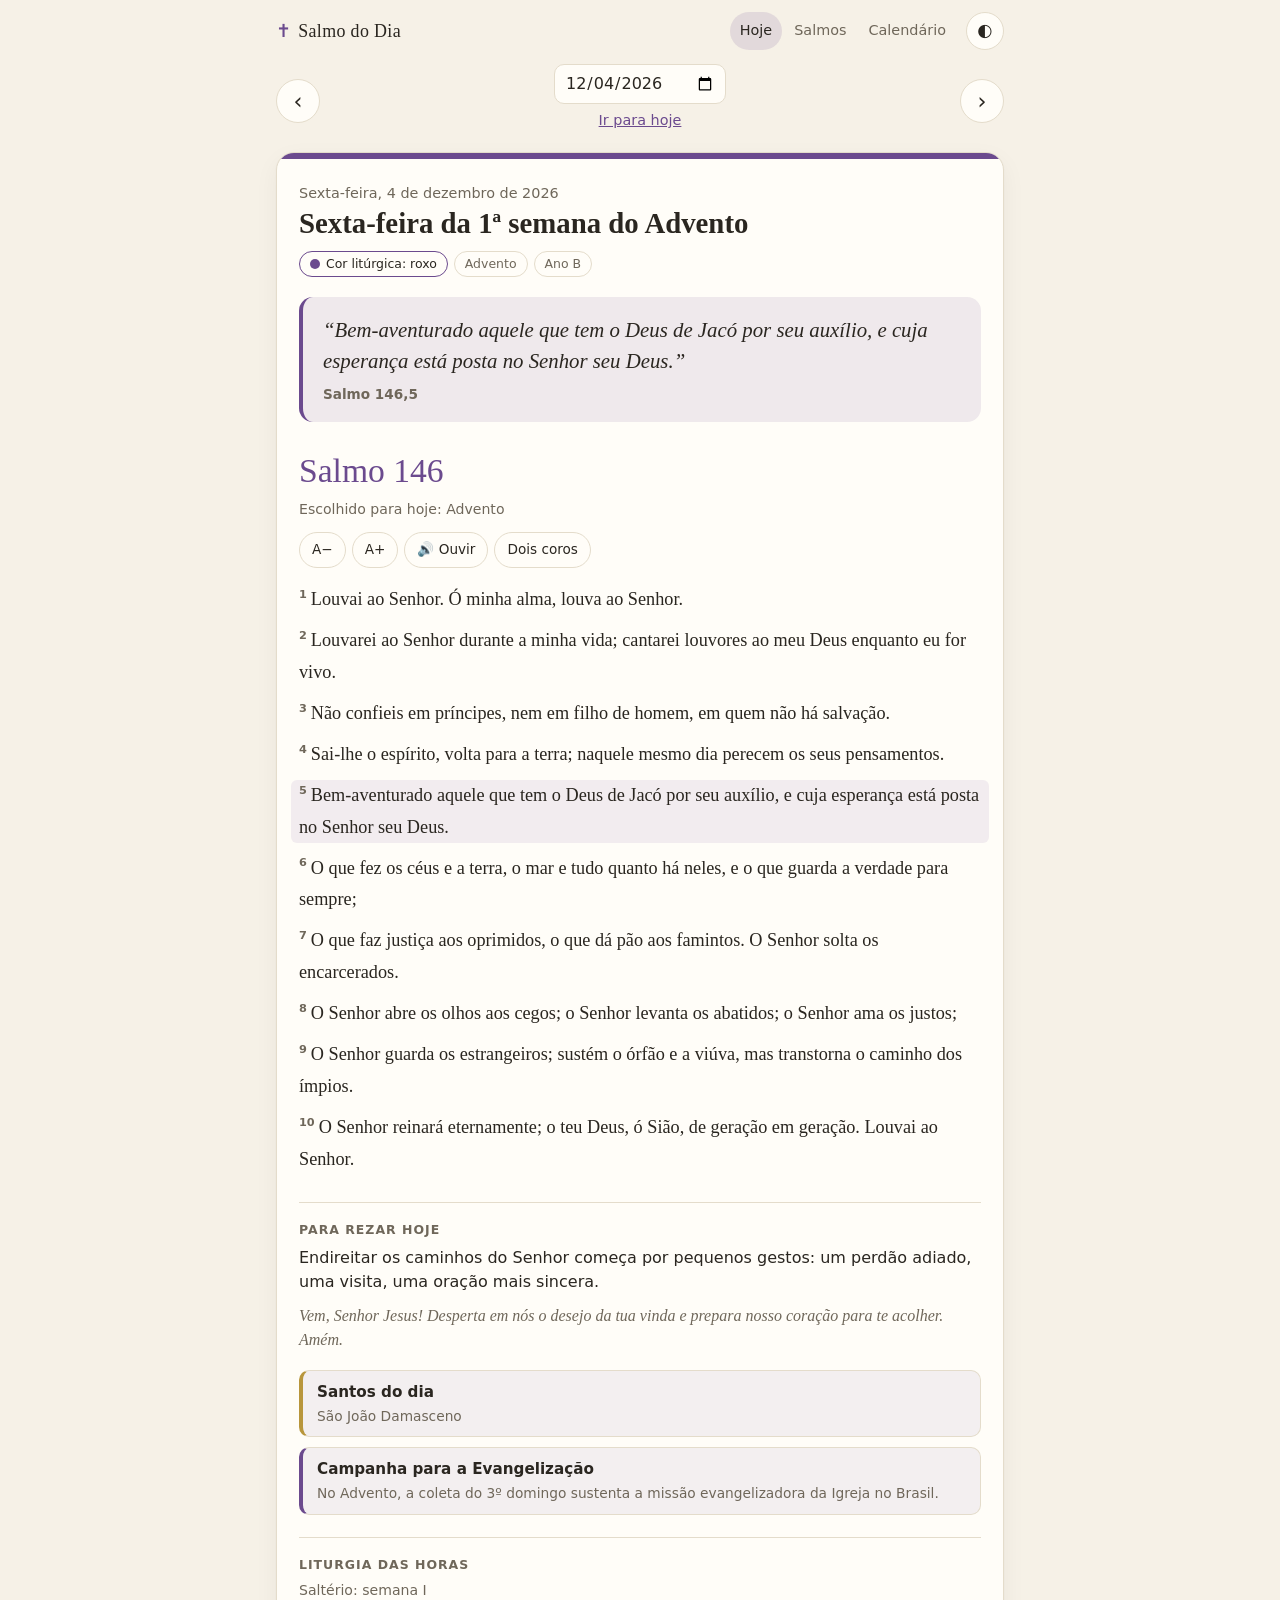
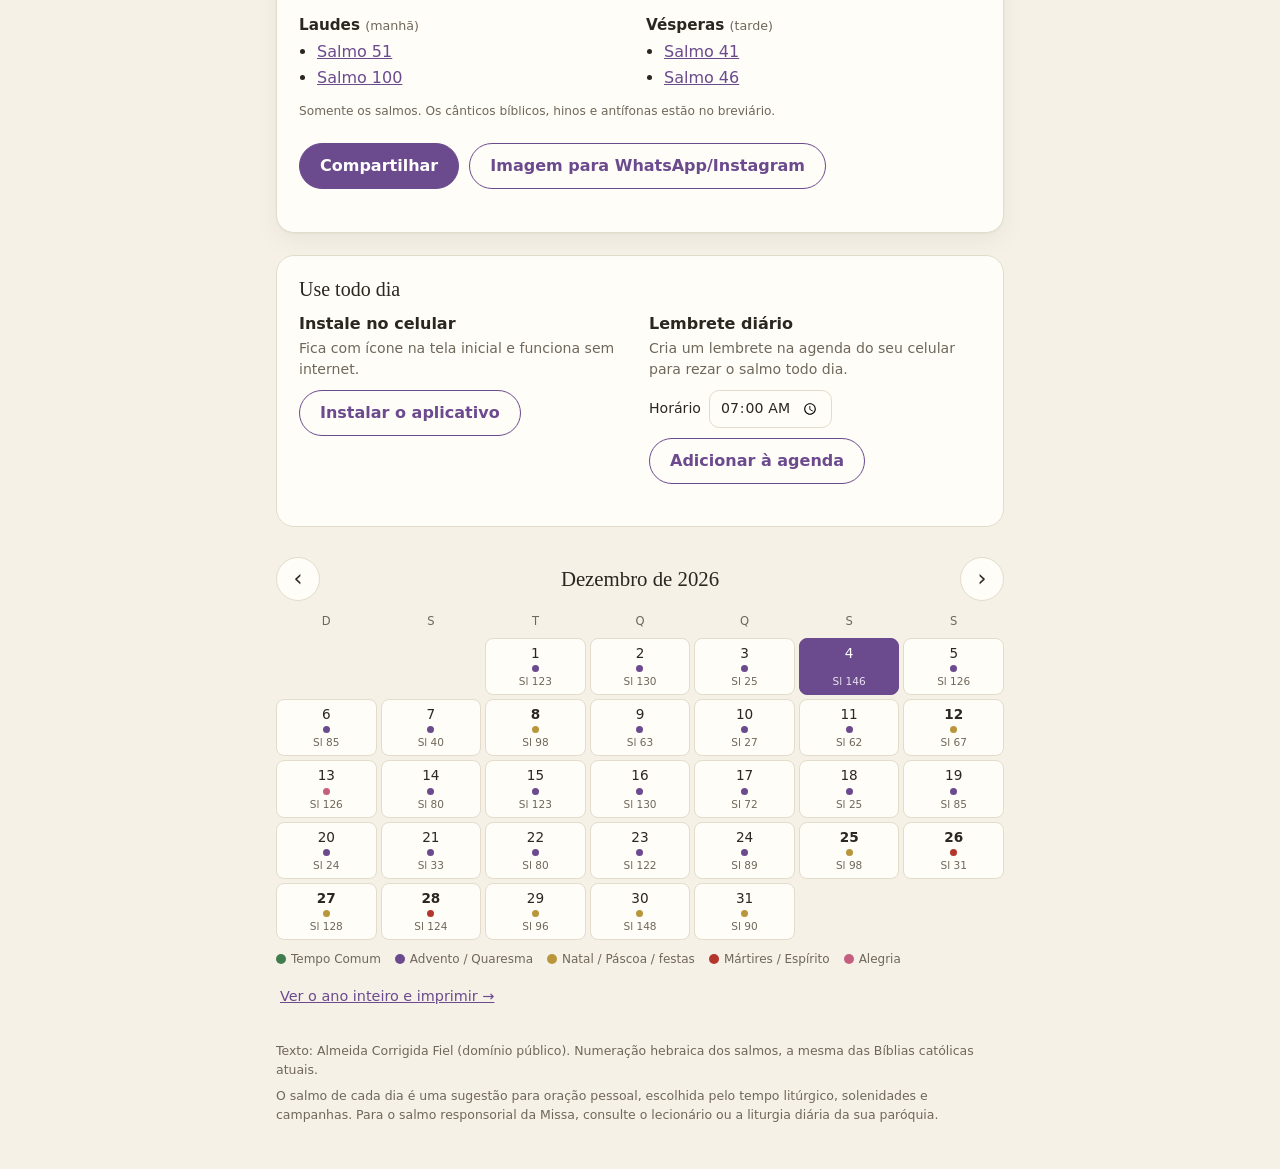
<file: index.html>
<!doctype html>
<html lang="pt-BR">
<head>
  <meta charset="utf-8">
  <meta name="viewport" content="width=device-width, initial-scale=1, viewport-fit=cover">
  <title>Salmo do Dia</title>
  <meta name="description" content="Um salmo por dia, acompanhando o calendário litúrgico e as campanhas da Igreja Católica no Brasil.">
  <meta name="theme-color" content="#f6f1e7" media="(prefers-color-scheme: light)">
  <meta name="theme-color" content="#16140f" media="(prefers-color-scheme: dark)">
  <link rel="manifest" href="manifest.webmanifest">
  <link rel="icon" href="icons/icone.svg" type="image/svg+xml">
  <link rel="apple-touch-icon" href="icons/icone-180.png">
  <meta name="apple-mobile-web-app-capable" content="yes">
  <meta name="apple-mobile-web-app-title" content="Salmo do Dia">
  <meta property="og:title" content="Salmo do Dia">
  <meta property="og:description" content="Um salmo por dia, no ritmo do ano litúrgico.">
  <meta property="og:image" content="icons/icone-512.png">
  <link rel="stylesheet" href="css/style.css">
</head>
<body data-pagina="hoje">
  <header class="topo">
    <a class="marca" href="./"><span class="cruz" aria-hidden="true">✝</span><span class="txt"> Salmo do Dia</span></a>
    <nav class="menu" aria-label="Páginas">
      <a href="./" data-pagina="hoje">Hoje</a>
      <a href="salmos.html" data-pagina="salmos">Salmos</a>
      <a href="calendario.html" data-pagina="calendario">Calendário</a>
    </nav>
    <button id="btnTema" class="icone pequeno" type="button" aria-label="Alternar tema claro/escuro" title="Alternar tema">◐</button>
  </header>

  <main>
    <nav class="navegacao" aria-label="Navegar entre os dias">
      <button id="ant" class="icone" type="button" aria-label="Dia anterior">‹</button>
      <div class="data-bloco">
        <input id="seletor" type="date" aria-label="Escolher data">
        <button id="hoje" type="button" class="link">Ir para hoje</button>
      </div>
      <button id="prox" class="icone" type="button" aria-label="Próximo dia">›</button>
    </nav>

    <article id="cartao" class="cartao" aria-live="polite">
      <div class="faixa" aria-hidden="true"></div>
      <p id="dataExtenso" class="data-extenso"></p>
      <h1 id="titulo" class="titulo"></h1>
      <p class="meta">
        <span id="cor" class="pilula"><i class="ponto"></i><span></span></span>
        <span id="estacao" class="pilula neutra"></span>
        <span id="ano" class="pilula neutra"></span>
      </p>

      <blockquote id="destaque" class="destaque">
        <p id="destaqueTexto"></p>
        <cite id="destaqueRef"></cite>
      </blockquote>

      <section class="salmo" aria-labelledby="numSalmo">
        <div class="salmo-cab">
          <div>
            <h2 id="numSalmo" class="num-salmo"></h2>
            <p id="porque" class="porque"></p>
          </div>
        </div>
        <div class="ferramentas" role="toolbar" aria-label="Leitura">
          <button id="menorLetra" type="button" class="chip" aria-label="Diminuir letra">A−</button>
          <button id="maiorLetra" type="button" class="chip" aria-label="Aumentar letra">A+</button>
          <button id="ouvir" type="button" class="chip" aria-pressed="false">🔊 Ouvir</button>
          <button id="coros" type="button" class="chip" aria-pressed="false" title="Versículos alternados para rezar em grupo">Dois coros</button>
        </div>
        <div id="versos" class="versos"></div>
        <button id="expandir" type="button" class="link" hidden>Ler salmo completo</button>
      </section>

      <section class="reflexao" aria-labelledby="refTit">
        <h3 id="refTit">Para rezar hoje</h3>
        <p id="reflexao"></p>
        <p id="oracao" class="oracao"></p>
      </section>

      <section id="campanhas" class="campanhas" aria-label="Campanhas e celebrações"></section>

      <section id="horas" class="horas" aria-labelledby="horasTit">
        <h3 id="horasTit">Liturgia das Horas</h3>
        <p id="horasSemana" class="porque"></p>
        <div class="horas-grade">
          <div><h4>Laudes <small>(manhã)</small></h4><ul id="laudes"></ul></div>
          <div><h4 id="vespTit">Vésperas <small>(tarde)</small></h4><ul id="vesperas"></ul></div>
        </div>
        <p class="nota">Somente os salmos. Os cânticos bíblicos, hinos e antífonas estão no breviário.</p>
      </section>

      <div class="acoes">
        <button id="compartilhar" type="button" class="botao">Compartilhar</button>
        <button id="imagem" type="button" class="botao secundario">Imagem para WhatsApp/Instagram</button>
      </div>
      <p id="aviso" class="aviso" role="status"></p>
    </article>

    <section class="painel" aria-labelledby="appTit">
      <h2 id="appTit">Use todo dia</h2>
      <div class="painel-grade">
        <div>
          <h3>Instale no celular</h3>
          <p>Fica com ícone na tela inicial e funciona sem internet.</p>
          <button id="instalar" type="button" class="botao secundario">Instalar o aplicativo</button>
          <p id="instalarAviso" class="aviso"></p>
        </div>
        <div>
          <h3>Lembrete diário</h3>
          <p>Cria um lembrete na agenda do seu celular para rezar o salmo todo dia.</p>
          <label class="campo">Horário <input id="horaLembrete" type="time" value="07:00"></label>
          <button id="lembrete" type="button" class="botao secundario">Adicionar à agenda</button>
          <p id="lembreteAviso" class="aviso"></p>
        </div>
      </div>
    </section>

    <section class="mes" aria-labelledby="mesTitulo">
      <div class="mes-cab">
        <button id="mesAnt" class="icone" type="button" aria-label="Mês anterior">‹</button>
        <h2 id="mesTitulo"></h2>
        <button id="mesProx" class="icone" type="button" aria-label="Próximo mês">›</button>
      </div>
      <div id="grade" class="grade"></div>
      <p class="legenda">
        <span><i class="ponto c-verde"></i>Tempo Comum</span>
        <span><i class="ponto c-roxo"></i>Advento / Quaresma</span>
        <span><i class="ponto c-branco"></i>Natal / Páscoa / festas</span>
        <span><i class="ponto c-vermelho"></i>Mártires / Espírito</span>
        <span><i class="ponto c-rosa"></i>Alegria</span>
      </p>
      <p><a class="link" href="calendario.html">Ver o ano inteiro e imprimir →</a></p>
    </section>
  </main>

  <footer class="rodape">
    <p>Texto: <span id="traducao"></span>. Numeração hebraica dos salmos, a mesma das Bíblias católicas atuais.</p>
    <p>O salmo de cada dia é uma sugestão para oração pessoal, escolhida pelo tempo litúrgico, solenidades e campanhas.
      Para o salmo responsorial da Missa, consulte o lecionário ou a liturgia diária da sua paróquia.</p>
  </footer>

  <script src="js/salmos.js"></script>
  <script src="js/paroquia.js"></script>
  <script src="js/liturgia.js"></script>
  <script src="js/conteudo.js"></script>
  <script src="js/comum.js"></script>
  <script src="js/cartao.js"></script>
  <script src="js/app.js"></script>
</body>
</html>
</file>
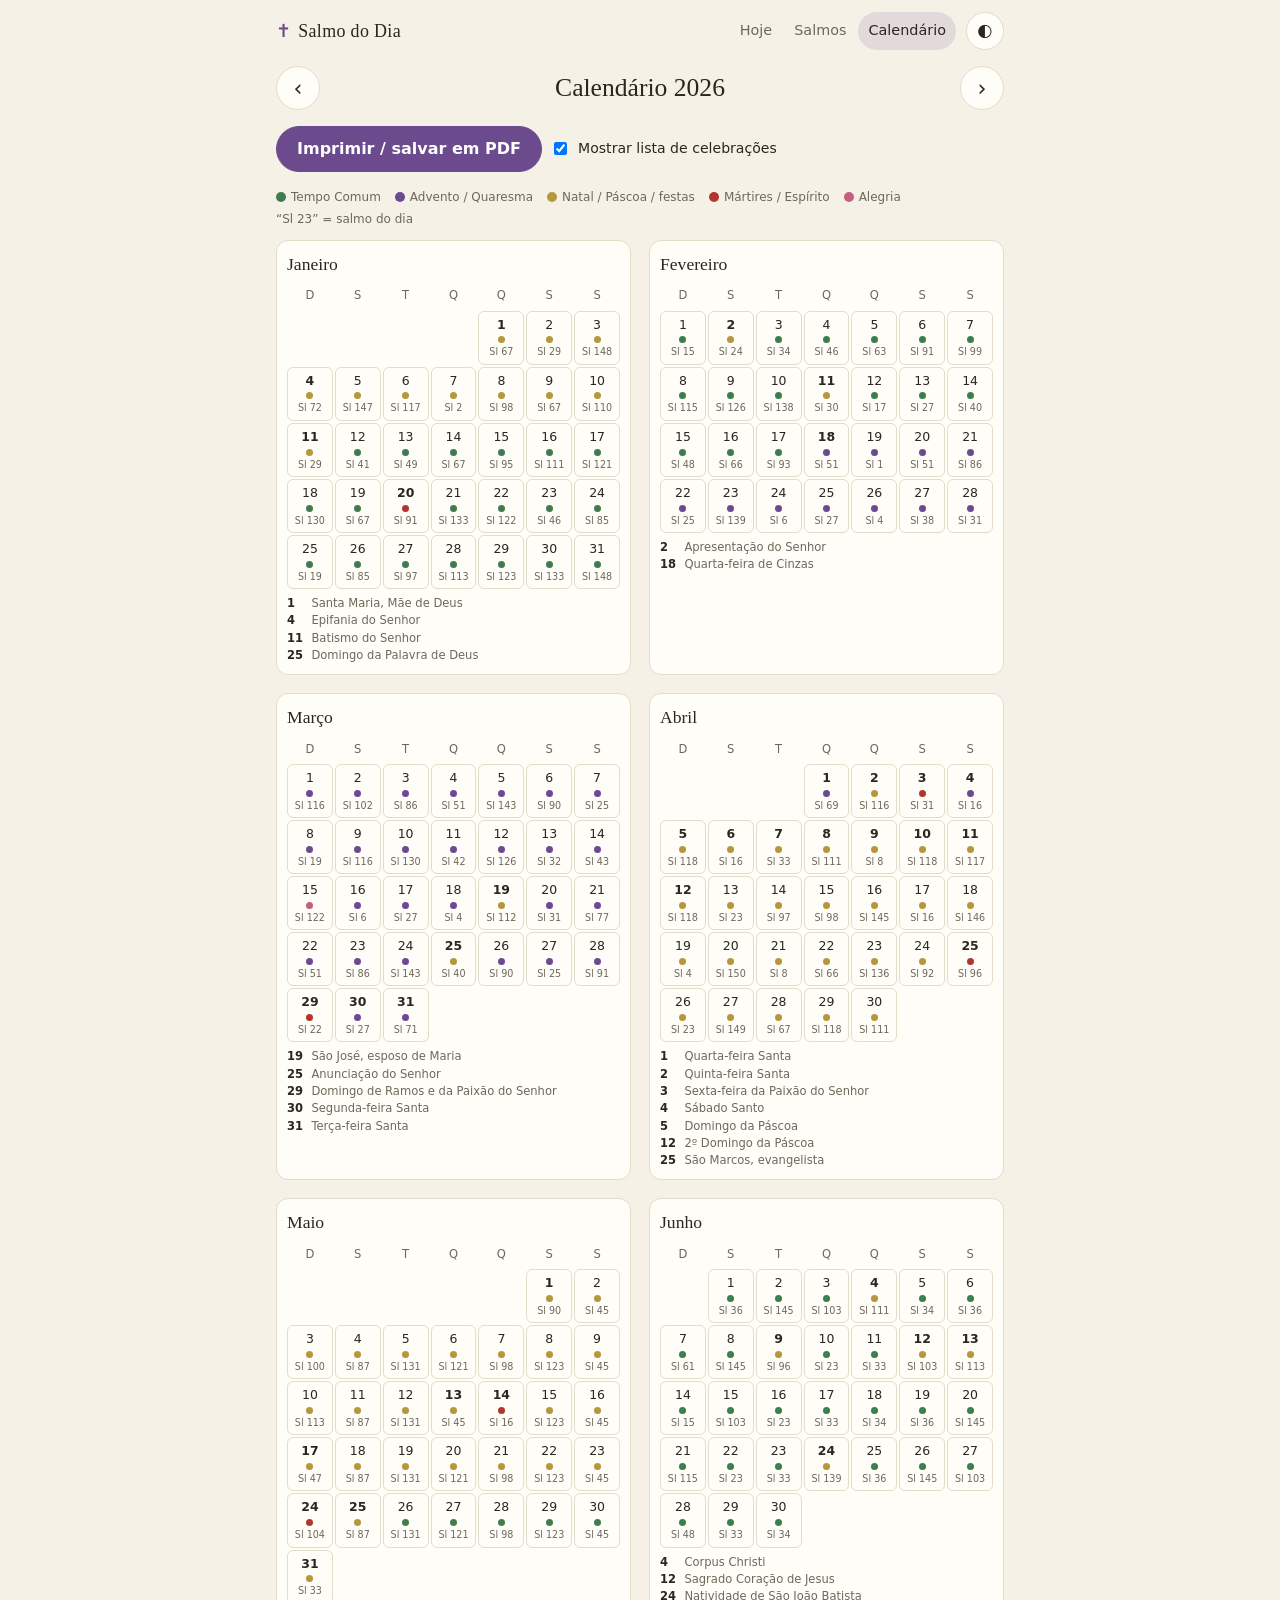
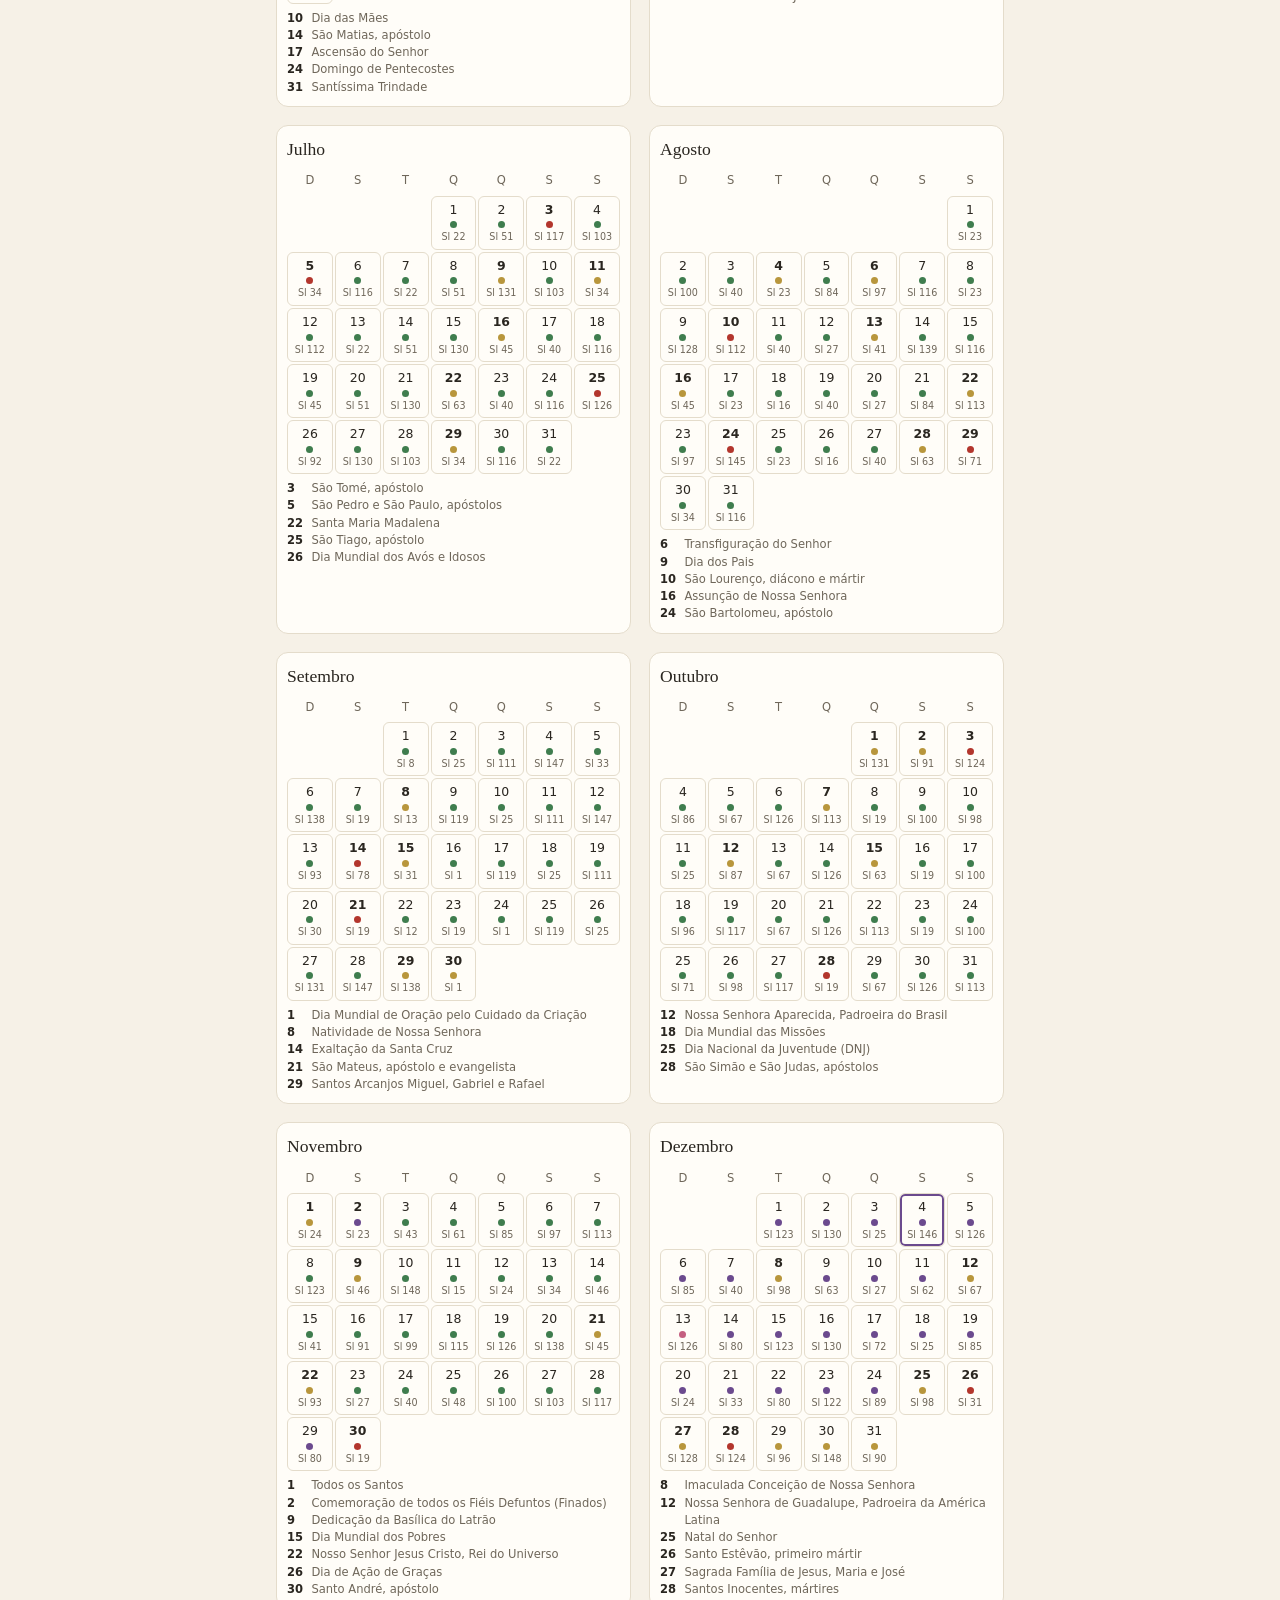
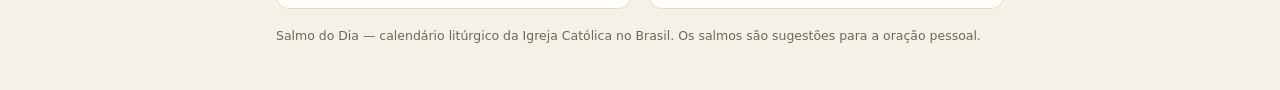
<file: calendario.html>
<!doctype html>
<html lang="pt-BR">
<head>
  <meta charset="utf-8">
  <meta name="viewport" content="width=device-width, initial-scale=1, viewport-fit=cover">
  <meta name="theme-color" content="#f6f1e7" media="(prefers-color-scheme: light)">
  <meta name="theme-color" content="#16140f" media="(prefers-color-scheme: dark)">
  <link rel="manifest" href="manifest.webmanifest">
  <link rel="icon" href="icons/icone.svg" type="image/svg+xml">
  <link rel="apple-touch-icon" href="icons/icone-180.png">
  <link rel="stylesheet" href="css/style.css">
  <title>Calendário Anual</title>
  <meta name="description" content="Calendário anual com o salmo de cada dia, as cores litúrgicas e as principais celebrações.">
</head>
<body data-pagina="calendario">
  <header class="topo">
    <a class="marca" href="./"><span class="cruz" aria-hidden="true">✝</span><span class="txt"> Salmo do Dia</span></a>
    <nav class="menu" aria-label="Páginas">
      <a href="./" data-pagina="hoje">Hoje</a>
      <a href="salmos.html" data-pagina="salmos">Salmos</a>
      <a href="calendario.html" data-pagina="calendario">Calendário</a>
    </nav>
    <button id="btnTema" class="icone pequeno" type="button" aria-label="Alternar tema claro/escuro" title="Alternar tema">◐</button>
  </header>

  <main>
    <div class="ano-cab">
      <button id="anoAnt" class="icone nao-imprimir" type="button" aria-label="Ano anterior">‹</button>
      <h1 id="anoTitulo"></h1>
      <button id="anoProx" class="icone nao-imprimir" type="button" aria-label="Próximo ano">›</button>
    </div>
    <p class="nao-imprimir" style="display:flex;gap:8px;flex-wrap:wrap;align-items:center">
      <button id="imprimir" type="button" class="botao">Imprimir / salvar em PDF</button>
      <label class="campo" style="margin:0"><input id="comFestas" type="checkbox" checked> Mostrar lista de celebrações</label>
    </p>
    <p class="legenda">
      <span><i class="ponto c-verde"></i>Tempo Comum</span>
      <span><i class="ponto c-roxo"></i>Advento / Quaresma</span>
      <span><i class="ponto c-branco"></i>Natal / Páscoa / festas</span>
      <span><i class="ponto c-vermelho"></i>Mártires / Espírito</span>
      <span><i class="ponto c-rosa"></i>Alegria</span>
      <span>“Sl 23” = salmo do dia</span>
    </p>
    <div id="anoGrade" class="ano-grade" style="margin-top:12px"></div>
  </main>

  <footer class="rodape">
    <p>Salmo do Dia — calendário litúrgico da Igreja Católica no Brasil. Os salmos são sugestões para a oração pessoal.</p>
  </footer>

  <script src="js/salmos.js"></script>
  <script src="js/paroquia.js"></script>
  <script src="js/liturgia.js"></script>
  <script src="js/comum.js"></script>
  <script src="js/calendario.js"></script>
</body>
</html>
</file>
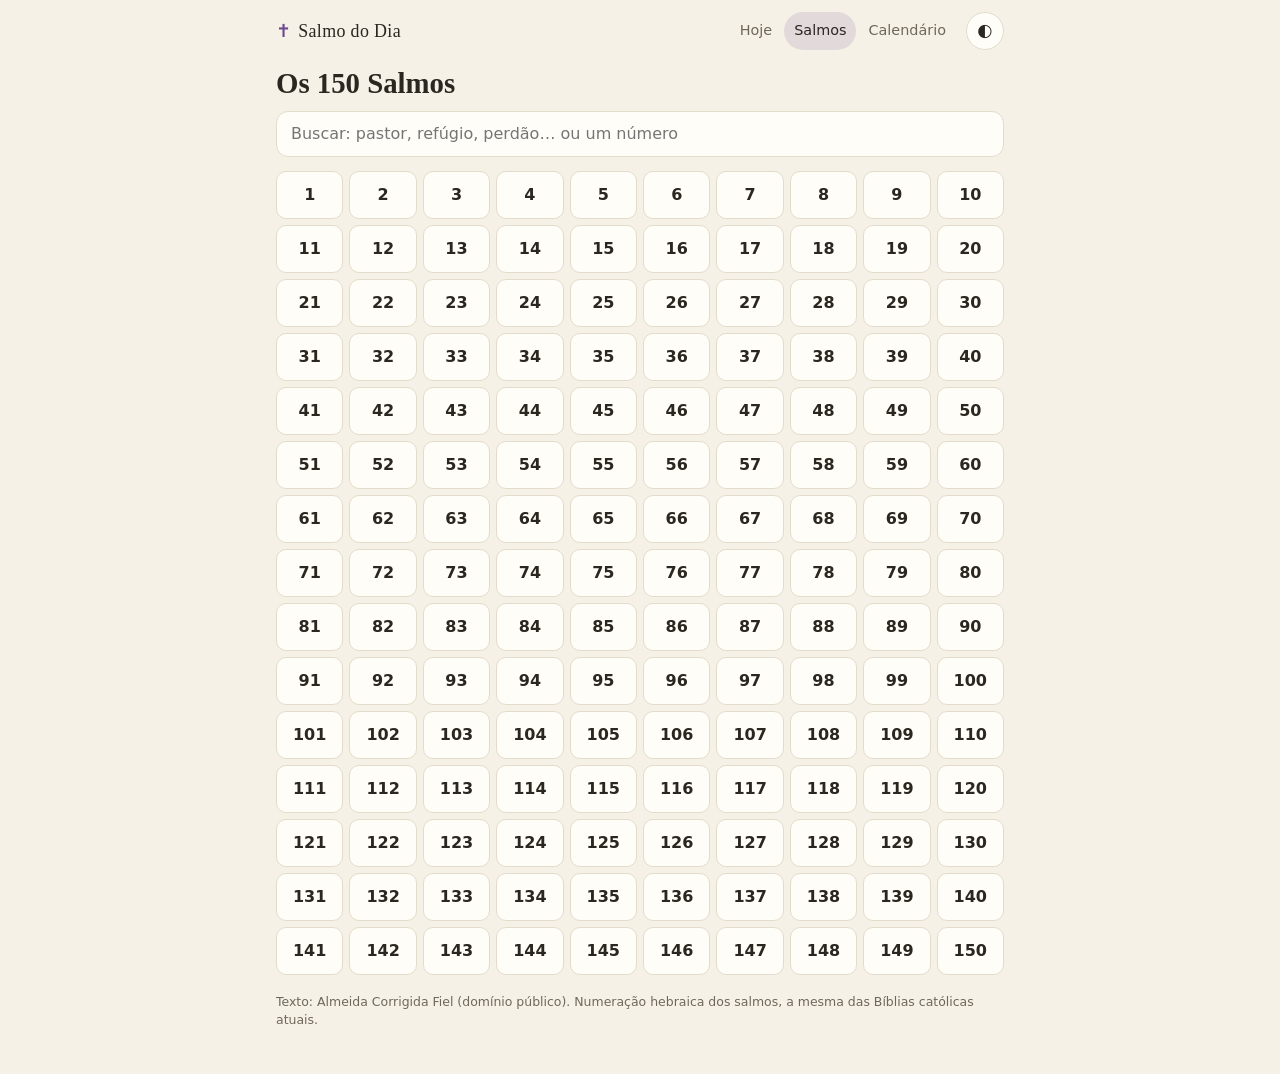
<file: salmos.html>
<!doctype html>
<html lang="pt-BR">
<head>
  <meta charset="utf-8">
  <meta name="viewport" content="width=device-width, initial-scale=1, viewport-fit=cover">
  <meta name="theme-color" content="#f6f1e7" media="(prefers-color-scheme: light)">
  <meta name="theme-color" content="#16140f" media="(prefers-color-scheme: dark)">
  <link rel="manifest" href="manifest.webmanifest">
  <link rel="icon" href="icons/icone.svg" type="image/svg+xml">
  <link rel="apple-touch-icon" href="icons/icone-180.png">
  <link rel="stylesheet" href="css/style.css">
  <title>Todos os Salmos</title>
  <meta name="description" content="Os 150 salmos, com busca por palavra.">
</head>
<body data-pagina="salmos">
  <header class="topo">
    <a class="marca" href="./"><span class="cruz" aria-hidden="true">✝</span><span class="txt"> Salmo do Dia</span></a>
    <nav class="menu" aria-label="Páginas">
      <a href="./" data-pagina="hoje">Hoje</a>
      <a href="salmos.html" data-pagina="salmos">Salmos</a>
      <a href="calendario.html" data-pagina="calendario">Calendário</a>
    </nav>
    <button id="btnTema" class="icone pequeno" type="button" aria-label="Alternar tema claro/escuro" title="Alternar tema">◐</button>
  </header>

  <main>
    <section id="indice">
      <h1 class="titulo" style="margin-top:10px">Os 150 Salmos</h1>
      <form class="busca" role="search" onsubmit="return false">
        <input id="busca" type="search" placeholder="Buscar: pastor, refúgio, perdão… ou um número" aria-label="Buscar nos salmos" autocomplete="off">
      </form>
      <p id="contagem" class="contagem"></p>
      <div id="resultados" class="resultados"></div>
      <nav id="lista" class="lista-salmos" aria-label="Lista de salmos"></nav>
    </section>

    <article id="leitor" class="cartao" hidden>
      <div class="faixa" aria-hidden="true" style="background:var(--acento)"></div>
      <p><a class="link" href="#" id="voltar">← Todos os salmos</a></p>
      <h1 id="leitorTitulo" class="num-salmo" style="color:var(--acento)"></h1>
      <p id="leitorSub" class="porque"></p>
      <div class="ferramentas" role="toolbar" aria-label="Leitura">
        <button id="menorLetra" type="button" class="chip" aria-label="Diminuir letra">A−</button>
        <button id="maiorLetra" type="button" class="chip" aria-label="Aumentar letra">A+</button>
        <button id="ouvir" type="button" class="chip" aria-pressed="false">🔊 Ouvir</button>
        <button id="coros" type="button" class="chip" aria-pressed="false" title="Versículos alternados para rezar em grupo">Dois coros</button>
      </div>
      <div id="versos" class="versos"></div>
      <p id="verInteiro" hidden><a class="link" href="#"></a></p>
      <div class="leitor-nav">
        <a id="anterior" class="botao secundario" href="#">‹ Anterior</a>
        <button id="compartilhar" type="button" class="botao">Compartilhar</button>
        <a id="seguinte" class="botao secundario" href="#">Próximo ›</a>
      </div>
      <p id="aviso" class="aviso" role="status"></p>
    </article>
  </main>

  <footer class="rodape">
    <p>Texto: <span id="traducao"></span>. Numeração hebraica dos salmos, a mesma das Bíblias católicas atuais.</p>
  </footer>

  <script src="js/salmos.js"></script>
  <script src="js/comum.js"></script>
  <script src="js/salmos-pagina.js"></script>
</body>
</html>
</file>
<file: css/style.css>
:root {
  --bg: #f6f1e7; --papel: #fffdf8; --texto: #2a2620; --suave: #6f675a; --linha: #e4dccb;
  --acento: #6b4a8e; --acento-texto: #fff;
  --c-verde: #3f7d4e; --c-roxo: #6b4a8e; --c-branco: #b8963c; --c-vermelho: #b3362d; --c-rosa: #c45f80;
  --lit: var(--c-verde);
  --escala: 1;
  --serif: "Iowan Old Style", "Palatino Linotype", Palatino, Georgia, "Times New Roman", serif;
  --sans: system-ui, -apple-system, "Segoe UI", Roboto, sans-serif;
  color-scheme: light;
}
@media (prefers-color-scheme: dark) {
  :root:not([data-tema="claro"]) {
    --bg: #16140f; --papel: #1f1c15; --texto: #efe8d8; --suave: #a79e8b; --linha: #38332a;
    --c-verde: #6fb383; --c-roxo: #a58bd0; --c-branco: #e0c26a; --c-vermelho: #e0675d; --c-rosa: #e58aa8;
    --acento: #a58bd0; --acento-texto: #16140f; color-scheme: dark;
  }
}
:root[data-tema="escuro"] {
  --bg: #16140f; --papel: #1f1c15; --texto: #efe8d8; --suave: #a79e8b; --linha: #38332a;
  --c-verde: #6fb383; --c-roxo: #a58bd0; --c-branco: #e0c26a; --c-vermelho: #e0675d; --c-rosa: #e58aa8;
  --acento: #a58bd0; --acento-texto: #16140f; color-scheme: dark;
}

* { box-sizing: border-box; }
html { -webkit-text-size-adjust: 100%; }
body { margin: 0; background: var(--bg); color: var(--texto); font-family: var(--sans); line-height: 1.5; }
main, .topo, .rodape { max-width: 760px; margin: 0 auto; padding-left: max(16px, env(safe-area-inset-left)); padding-right: max(16px, env(safe-area-inset-right)); }
a { color: var(--acento); }

/* ---------- topo ---------- */
.topo { display: flex; align-items: center; gap: 10px; padding-top: max(12px, env(safe-area-inset-top)); padding-bottom: 6px; }
.marca { font-family: var(--serif); font-size: 1.12rem; letter-spacing: .02em; color: var(--texto); text-decoration: none; white-space: nowrap; }
.cruz { color: var(--acento); margin-right: 2px; }
.menu { display: flex; gap: 2px; margin-left: auto; }
.menu a { text-decoration: none; color: var(--suave); padding: 8px 10px; border-radius: 999px; font-size: .9rem; }
.menu a:hover { color: var(--texto); }
.menu a[aria-current="page"] { color: var(--texto); background: color-mix(in srgb, var(--acento) 14%, transparent); }

/* ---------- controles ---------- */
button { font: inherit; color: inherit; cursor: pointer; }
.icone { flex: none; width: 44px; height: 44px; border-radius: 50%; border: 1px solid var(--linha); background: var(--papel); font-size: 1.4rem; line-height: 1; display: grid; place-items: center; }
.icone.pequeno { width: 38px; height: 38px; font-size: 1.1rem; }
.icone:hover { border-color: var(--acento); }
.link { background: none; border: 0; color: var(--acento); text-decoration: underline; padding: 6px 4px; font-size: .9rem; }
.botao { background: var(--acento); color: var(--acento-texto); border: 1px solid var(--acento); border-radius: 999px; padding: 10px 20px; font-weight: 600; }
.botao.secundario { background: transparent; color: var(--acento); }
.botao:hover { filter: brightness(1.08); }
.chip { background: var(--papel); border: 1px solid var(--linha); border-radius: 999px; padding: 6px 12px; font-size: .85rem; min-height: 36px; }
.chip:hover { border-color: var(--acento); }
.chip[aria-pressed="true"] { background: var(--acento); color: var(--acento-texto); border-color: var(--acento); }
:focus-visible { outline: 3px solid var(--acento); outline-offset: 2px; }
[hidden] { display: none !important; }

.navegacao { display: flex; align-items: center; justify-content: space-between; gap: 8px; margin: 8px 0 14px; }
.data-bloco { display: flex; flex-direction: column; align-items: center; }
input[type="date"], input[type="time"], input[type="search"], select {
  font: inherit; border: 1px solid var(--linha); background: var(--papel); color: var(--texto); border-radius: 10px; padding: 6px 10px;
}

/* ---------- cartão do dia ---------- */
.cartao { position: relative; background: var(--papel); border: 1px solid var(--linha); border-radius: 18px; padding: 26px 22px 22px; overflow: hidden; box-shadow: 0 1px 2px rgba(0,0,0,.04), 0 8px 24px rgba(0,0,0,.05); }
.faixa { position: absolute; inset: 0 0 auto 0; height: 6px; background: var(--lit); }
.data-extenso { margin: 4px 0 2px; color: var(--suave); font-size: .9rem; }
.titulo { margin: 0 0 10px; font-family: var(--serif); font-weight: 600; font-size: clamp(1.35rem, 4.6vw, 1.8rem); line-height: 1.2; }
.meta { display: flex; flex-wrap: wrap; gap: 6px; margin: 0 0 20px; }
.pilula { display: inline-flex; align-items: center; gap: 6px; font-size: .78rem; padding: 3px 10px; border-radius: 999px; border: 1px solid var(--lit); color: var(--texto); }
.pilula.neutra { border-color: var(--linha); color: var(--suave); }
.ponto { display: inline-block; flex: none; width: 10px; height: 10px; border-radius: 50%; background: var(--lit); }
.c-verde { background: var(--c-verde); } .c-roxo { background: var(--c-roxo); } .c-branco { background: var(--c-branco); }
.c-vermelho { background: var(--c-vermelho); } .c-rosa { background: var(--c-rosa); }

.destaque { margin: 0 0 24px; padding: 18px 20px; border-radius: 14px; background: color-mix(in srgb, var(--lit) 11%, var(--papel)); border-left: 4px solid var(--lit); }
.destaque p { margin: 0; font-family: var(--serif); font-size: calc(1.3rem * var(--escala)); line-height: 1.45; font-style: italic; }
.destaque p::before { content: "“"; } .destaque p::after { content: "”"; }
.destaque cite { display: block; margin-top: 8px; font-style: normal; font-size: .85rem; color: var(--suave); font-weight: 600; }

.num-salmo { margin: 0; font-family: var(--serif); font-size: 2.1rem; font-weight: 500; color: var(--lit); }
.porque { margin: 2px 0 12px; color: var(--suave); font-size: .88rem; }
.ferramentas { display: flex; flex-wrap: wrap; gap: 6px; margin: 0 0 16px; }
.versos { font-family: var(--serif); font-size: calc(1.14rem * var(--escala)); line-height: 1.75; }
.versos p { margin: 0 0 .5em; border-radius: 6px; transition: background .2s; }
.versos sup { font-family: var(--sans); font-size: .62em; color: var(--suave); margin-right: .35em; font-weight: 600; }
.versos p.marcado { background: color-mix(in srgb, var(--lit) 9%, transparent); box-shadow: -8px 0 0 color-mix(in srgb, var(--lit) 9%, transparent), 8px 0 0 color-mix(in srgb, var(--lit) 9%, transparent); }
.versos p.lendo { background: color-mix(in srgb, var(--acento) 22%, transparent); box-shadow: -8px 0 0 color-mix(in srgb, var(--acento) 22%, transparent), 8px 0 0 color-mix(in srgb, var(--acento) 22%, transparent); }
.versos.recolhido p:nth-child(n+13) { display: none; }
.versos.coros p { padding-left: 3.3em; position: relative; }
.versos.coros p::before { position: absolute; left: 0; top: .45em; white-space: nowrap; font-family: var(--sans); font-size: .58em; font-weight: 700; letter-spacing: .03em; color: var(--lit); content: "CORO 1"; }
.versos.coros p:nth-child(even) { padding-left: 4.6em; color: color-mix(in srgb, var(--texto) 82%, var(--lit)); }
.versos.coros p:nth-child(even)::before { content: "CORO 2"; left: 1.3em; }

.reflexao { margin-top: 26px; padding-top: 18px; border-top: 1px solid var(--linha); }
.reflexao h3, .horas h3 { margin: 0 0 6px; font-size: .78rem; letter-spacing: .08em; text-transform: uppercase; color: var(--suave); }
.reflexao p { margin: 0 0 10px; font-size: calc(1rem * var(--escala)); }
.oracao { font-family: var(--serif); font-style: italic; color: var(--suave); }

.campanhas { margin-top: 18px; display: grid; gap: 10px; }
.camp { border: 1px solid var(--linha); border-left: 4px solid var(--lit); border-radius: 10px; padding: 10px 14px; background: color-mix(in srgb, var(--papel) 92%, var(--lit)); }
.camp.santos { border-left-color: var(--c-branco); }
.camp.local { border-left-color: var(--acento); }
.camp h3 { margin: 0 0 2px; font-size: .95rem; }
.camp p { margin: 0; font-size: .86rem; color: var(--suave); }

.horas { margin-top: 22px; padding-top: 18px; border-top: 1px solid var(--linha); }
.horas-grade { display: grid; grid-template-columns: 1fr 1fr; gap: 12px; }
.horas h4 { margin: 0 0 4px; font-size: .95rem; }
.horas h4 small { color: var(--suave); font-weight: 400; }
.horas ul { margin: 0; padding-left: 18px; }
.horas li { margin: 2px 0; }
.nota { font-size: .76rem; color: var(--suave); margin: 10px 0 0; }

.acoes { margin-top: 22px; display: flex; flex-wrap: wrap; align-items: center; gap: 10px; }
.aviso { font-size: .85rem; color: var(--suave); margin: 8px 0 0; min-height: 1em; }

/* ---------- painel do app ---------- */
.painel { margin: 22px 0 0; background: var(--papel); border: 1px solid var(--linha); border-radius: 18px; padding: 18px 22px; }
.painel > h2 { margin: 0 0 8px; font-family: var(--serif); font-weight: 500; font-size: 1.25rem; }
.painel-grade { display: grid; grid-template-columns: 1fr 1fr; gap: 18px; }
.painel h3 { margin: 0 0 2px; font-size: 1rem; }
.painel p { margin: 0 0 10px; font-size: .88rem; color: var(--suave); }
.campo { display: flex; align-items: center; gap: 8px; font-size: .88rem; margin-bottom: 10px; }

/* ---------- calendário do mês ---------- */
.mes { margin: 30px 0 10px; }
.mes-cab { display: flex; align-items: center; justify-content: space-between; margin-bottom: 8px; }
.mes-cab h2 { margin: 0; font-family: var(--serif); font-weight: 500; font-size: 1.3rem; }
.grade { display: grid; grid-template-columns: repeat(7, minmax(0, 1fr)); gap: 4px; }
.grade .cab { text-align: center; font-size: .72rem; color: var(--suave); padding: 4px 0; }
.dia { border: 1px solid var(--linha); background: var(--papel); border-radius: 8px; min-height: 52px; padding: 4px 2px; display: flex; flex-direction: column; align-items: center; justify-content: center; gap: 2px; font-size: .85rem; }
.dia small { font-size: .66rem; color: var(--suave); }
.dia .ponto { width: 7px; height: 7px; }
.dia.festa span { font-weight: 700; }
.dia:hover { border-color: var(--acento); }
.dia.hoje { box-shadow: inset 0 0 0 2px var(--acento); }
.dia.sel { background: var(--acento); color: var(--acento-texto); border-color: var(--acento); }
.dia.sel small { color: inherit; opacity: .85; }
.dia.vazio { visibility: hidden; }
.legenda { display: flex; flex-wrap: wrap; gap: 4px 14px; font-size: .75rem; color: var(--suave); margin: 10px 0 0; }
.legenda span { display: inline-flex; align-items: center; gap: 5px; }

/* ---------- página de salmos ---------- */
.busca { display: flex; gap: 8px; margin: 10px 0 14px; }
.busca input { flex: 1; min-width: 0; font-size: 1rem; padding: 10px 14px; border-radius: 12px; }
.lista-salmos { display: grid; grid-template-columns: repeat(auto-fill, minmax(64px, 1fr)); gap: 6px; }
.lista-salmos a { display: grid; place-items: center; min-height: 48px; border: 1px solid var(--linha); background: var(--papel); border-radius: 10px; text-decoration: none; color: var(--texto); font-weight: 600; }
.lista-salmos a:hover { border-color: var(--acento); }
.resultados { display: grid; gap: 8px; }
.resultado { display: block; border: 1px solid var(--linha); background: var(--papel); border-radius: 10px; padding: 10px 14px; text-decoration: none; color: var(--texto); }
.resultado b { color: var(--acento); }
.resultado mark { background: color-mix(in srgb, var(--acento) 25%, transparent); color: inherit; border-radius: 3px; }
.contagem { color: var(--suave); font-size: .85rem; margin: 0 0 8px; }
.leitor-nav { display: flex; justify-content: space-between; align-items: center; margin-top: 18px; gap: 8px; }

/* ---------- calendário anual ---------- */
.ano-cab { display: flex; align-items: center; justify-content: space-between; gap: 8px; margin: 10px 0 16px; flex-wrap: wrap; }
.ano-cab h1 { margin: 0; font-family: var(--serif); font-weight: 500; font-size: 1.6rem; }
.ano-grade { display: grid; grid-template-columns: repeat(auto-fill, minmax(320px, 1fr)); gap: 18px; }
.mini { background: var(--papel); border: 1px solid var(--linha); border-radius: 12px; padding: 10px; break-inside: avoid; }
.mini h2 { margin: 0 0 6px; font-family: var(--serif); font-weight: 500; font-size: 1.1rem; }
.mini .grade { gap: 2px; }
.mini .dia { min-height: 40px; font-size: .78rem; border-radius: 6px; text-decoration: none; color: var(--texto); }
.mini .dia small { font-size: .6rem; }
.lista-festas { margin: 6px 0 0; padding: 0; list-style: none; font-size: .72rem; color: var(--suave); }
.lista-festas li { display: flex; gap: 6px; align-items: baseline; }
.lista-festas li b { min-width: 1.6em; color: var(--texto); }

.rodape { color: var(--suave); font-size: .78rem; padding-top: 18px; padding-bottom: max(36px, env(safe-area-inset-bottom)); }
.rodape p { margin: 0 0 8px; }

@media (max-width: 560px) {
  .painel-grade, .horas-grade { grid-template-columns: 1fr; }
  .menu a { padding: 8px 7px; font-size: .84rem; }
}
@media (max-width: 420px) {
  .cartao { padding: 22px 16px 18px; }
  .painel { padding: 16px; }
  .dia { min-height: 46px; }
  .marca { font-size: 1rem; }
  .marca .txt { display: none; }
}
@media print {
  @page { margin: 12mm; }
  * { -webkit-print-color-adjust: exact; print-color-adjust: exact; }
  :root { --bg: #fff; --papel: #fff; --texto: #000; --suave: #444; --linha: #bbb; color-scheme: light; }
  .topo, .navegacao, .mes, .acoes, .painel, .ferramentas, #expandir, .busca, .nao-imprimir { display: none !important; }
  .versos.recolhido p { display: block !important; }
  body { background: #fff; }
  .cartao, .mini { box-shadow: none; }
  .ano-grade { grid-template-columns: repeat(3, 1fr); gap: 8px; }
  .mini { padding: 6px; }
  .mini .dia { min-height: 28px; font-size: .62rem; padding: 1px; }
  .mini .dia small { font-size: .5rem; }
  .ano-cab h1 { font-size: 1.2rem; }
}
</file>
